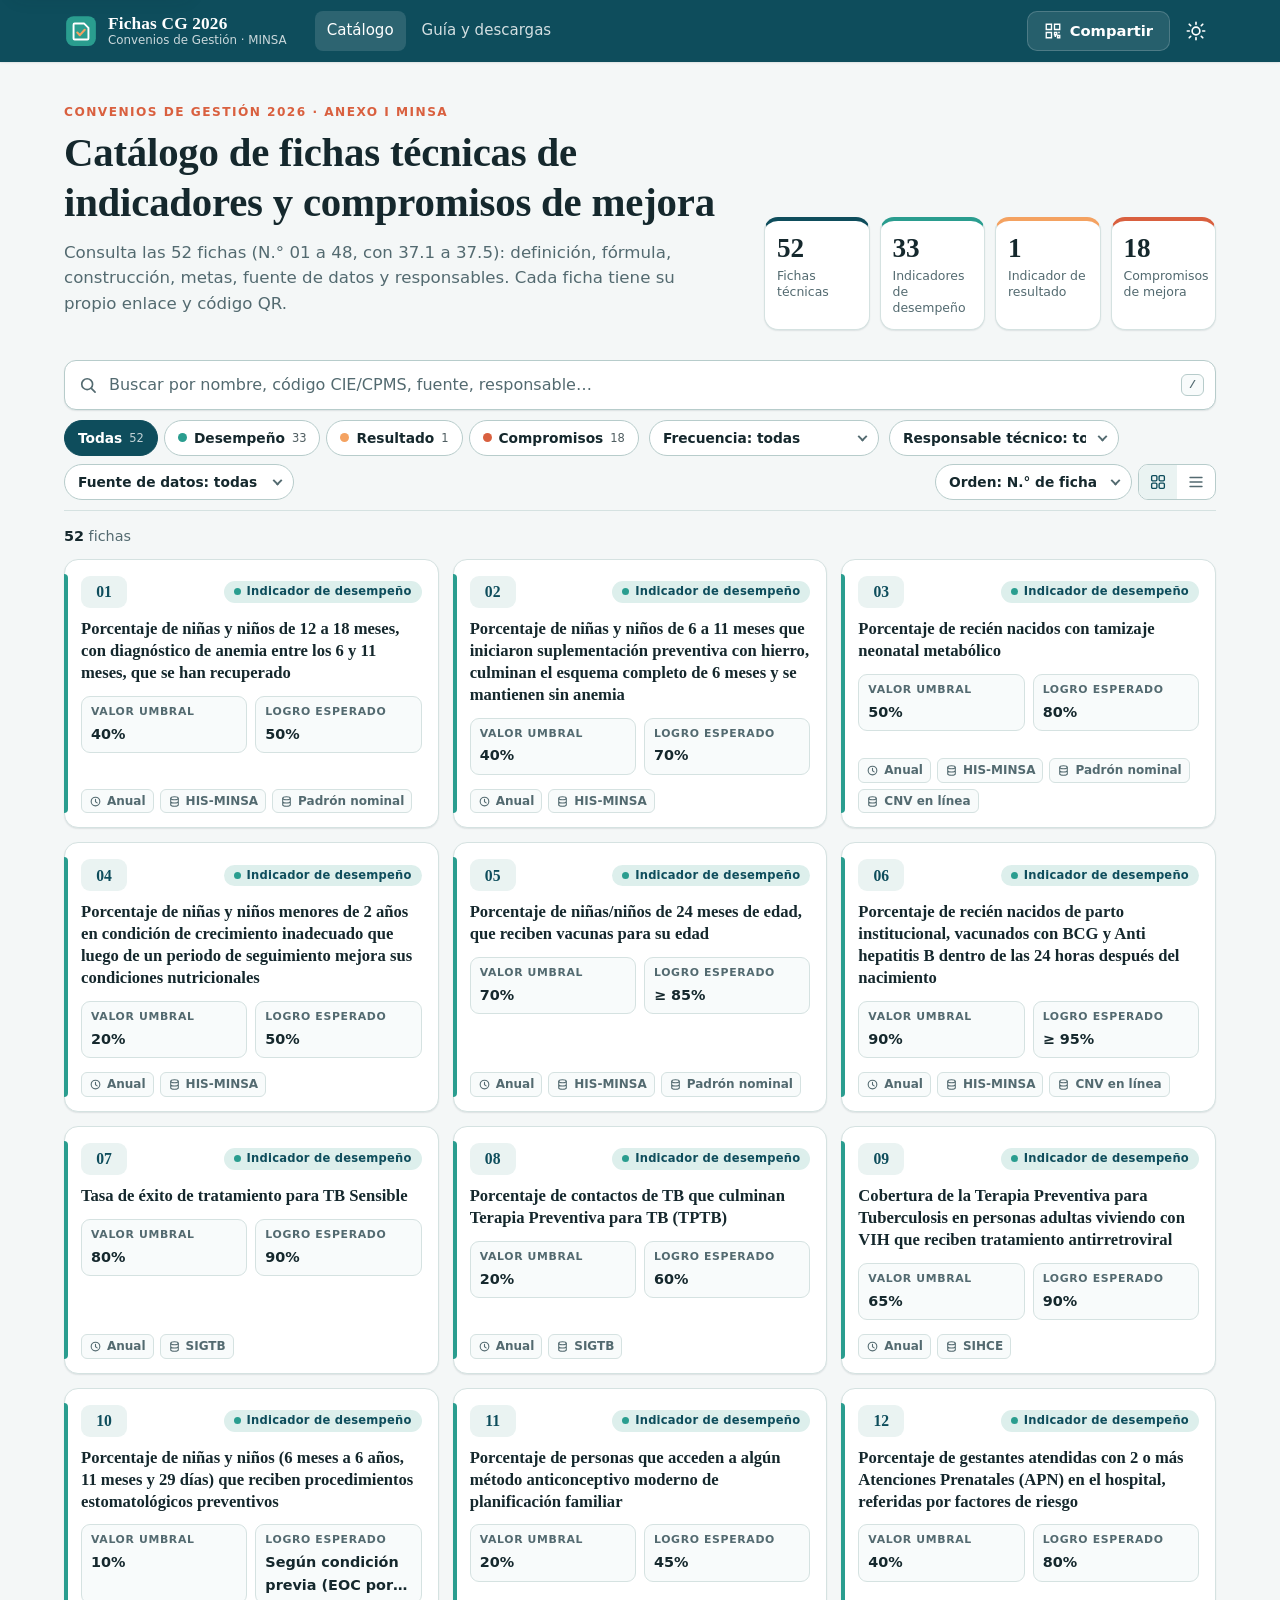
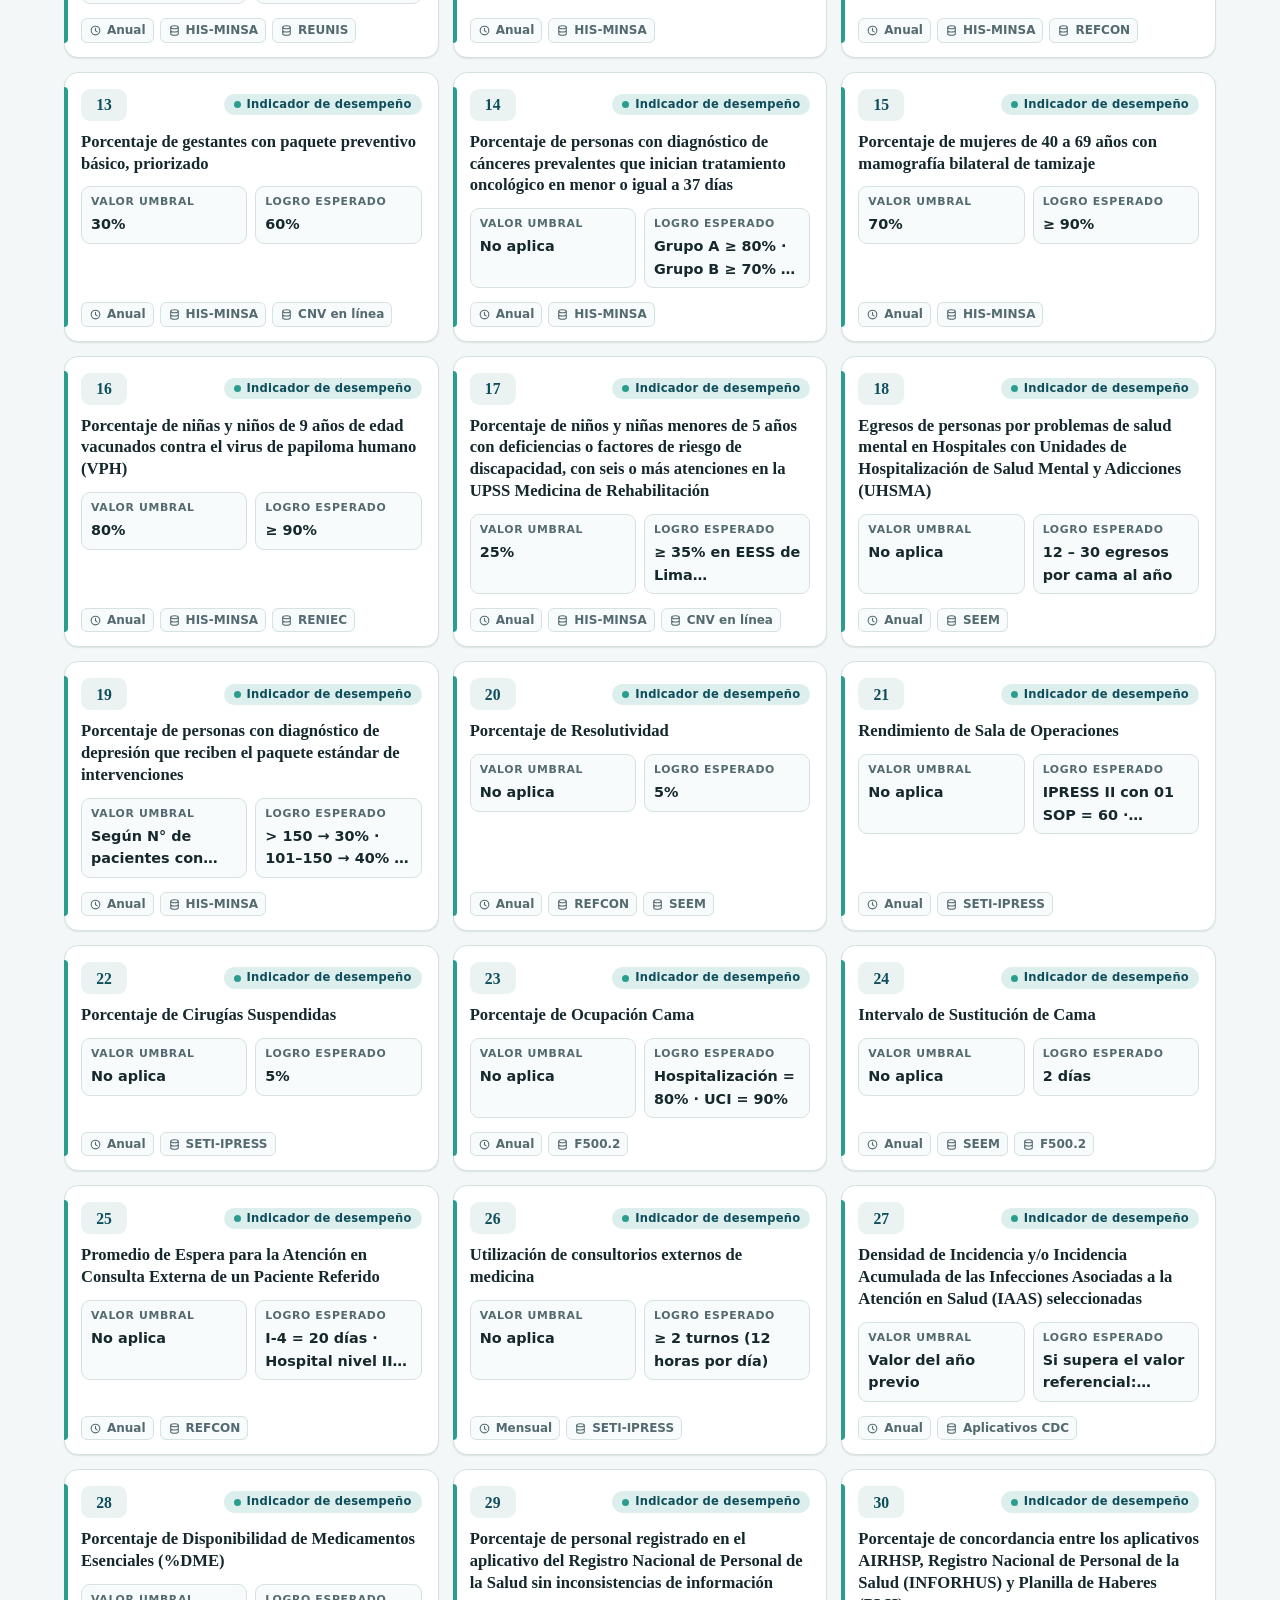
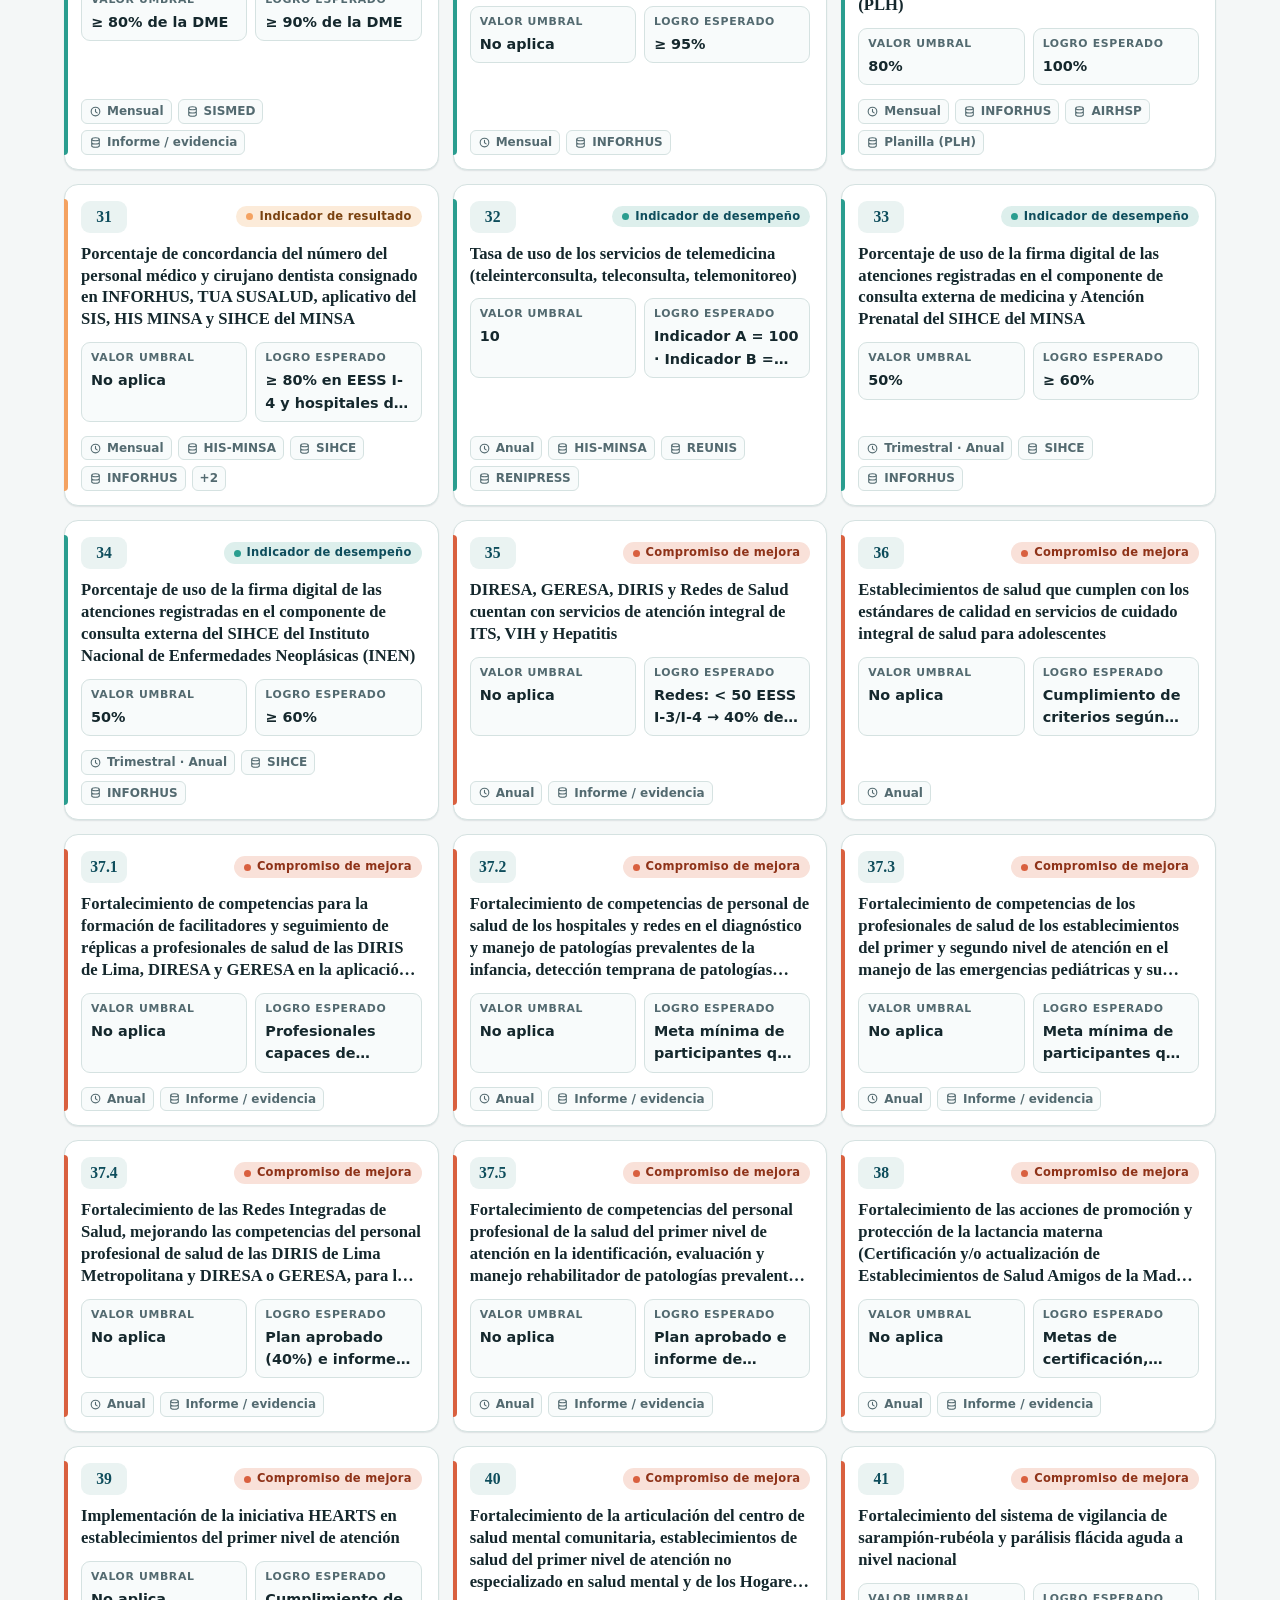
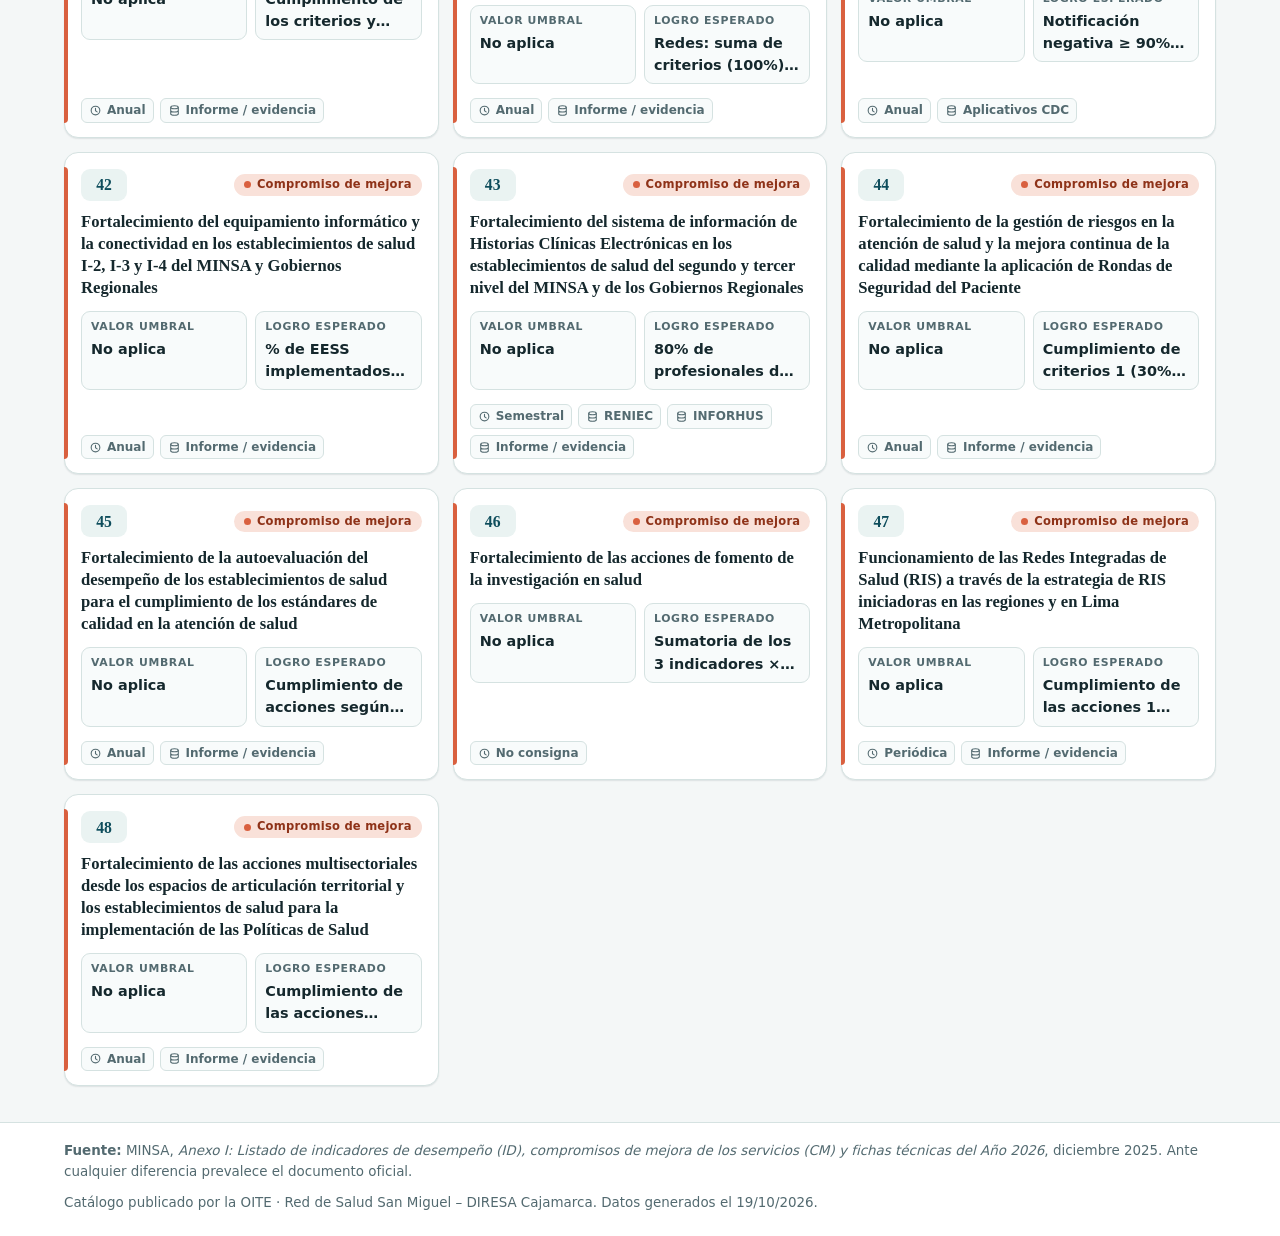
<file: index.html>
<!doctype html>
<html lang="es">
<head>
  <meta charset="utf-8">
  <meta name="viewport" content="width=device-width, initial-scale=1">
  <title>Fichas Técnicas CG 2026</title>
  <meta name="description" content="Catálogo interactivo de las 52 fichas técnicas de indicadores de desempeño y compromisos de mejora de los Convenios de Gestión 2026 (Anexo I, MINSA).">
  <meta name="theme-color" content="#0E4D5C">
  <meta name="color-scheme" content="light dark">

  <!-- Las URL absolutas se ajustan con: python3 tools/configurar_url.py --url https://USUARIO.github.io/REPO/ -->
  <link rel="canonical" href="https://jylmdev-cyber.github.io/fichas-cg-2026/" data-site-url>
  <meta property="og:type" content="website">
  <meta property="og:locale" content="es_PE">
  <meta property="og:title" content="Fichas Técnicas · Convenios de Gestión 2026">
  <meta property="og:description" content="52 fichas de indicadores de desempeño y compromisos de mejora (Anexo I, MINSA). Búsqueda, filtros, enlace y QR por ficha.">
  <meta property="og:url" content="https://jylmdev-cyber.github.io/fichas-cg-2026/" data-site-url>
  <meta property="og:image" content="https://jylmdev-cyber.github.io/fichas-cg-2026/assets/img/og-image.png" data-site-url="assets/img/og-image.png">
  <meta property="og:image:width" content="1200">
  <meta property="og:image:height" content="630">
  <meta name="twitter:card" content="summary_large_image">

  <link rel="icon" href="assets/img/favicon.svg" type="image/svg+xml">
  <link rel="icon" href="assets/img/icon-192.png" type="image/png" sizes="192x192">
  <link rel="apple-touch-icon" href="assets/img/icon-192.png">
  <link rel="manifest" href="manifest.webmanifest">
  <link rel="stylesheet" href="assets/css/styles.css">
  <script>
    (function () {
      try {
        var t = localStorage.getItem("fichas-tema");
        if (t === "light" || t === "dark") document.documentElement.setAttribute("data-theme", t);
      } catch (e) {}
    })();
  </script>
</head>
<body>
  <a class="skip" href="#app" data-skip>Saltar al contenido</a>

  <header class="topbar">
    <div class="wrap topbar-in">
      <a class="brand" href="#/" aria-label="Inicio del catálogo">
        <svg class="brand-mark" viewBox="0 0 32 32" aria-hidden="true"><rect x="2" y="2" width="28" height="28" rx="7" fill="currentColor"/><path d="M10 9h9l4 4v10a1 1 0 0 1-1 1H10a1 1 0 0 1-1-1V10a1 1 0 0 1 1-1Z" fill="none" stroke="var(--brand-ink)" stroke-width="1.8" stroke-linejoin="round"/><path d="m12.5 17.5 2.4 2.4 4.6-5" fill="none" stroke="var(--sand)" stroke-width="2" stroke-linecap="round" stroke-linejoin="round"/></svg>
        <span class="brand-txt"><strong>Fichas CG 2026</strong><small>Convenios de Gestión · MINSA</small></span>
      </a>
      <nav class="mainnav" aria-label="Principal">
        <a href="#/" data-nav="catalogo">Catálogo</a>
        <a href="#/guia" data-nav="guia">Guía y descargas</a>
      </nav>
      <div class="top-actions">
        <button type="button" class="btn btn-ghost-inv" data-action="share" aria-haspopup="dialog">
          <svg viewBox="0 0 24 24" aria-hidden="true"><path d="M3 3h7v7H3zM14 3h7v7h-7zM3 14h7v7H3z" fill="none" stroke="currentColor" stroke-width="1.8"/><path d="M14 14h3v3h-3zM18 18h3v3h-3zM14 19h2M19 14h2" stroke="currentColor" stroke-width="1.8" fill="none"/></svg>
          <span>Compartir</span>
        </button>
        <button type="button" class="icon-btn" data-action="theme" aria-label="Cambiar tema claro u oscuro">
          <svg class="i-sun" viewBox="0 0 24 24" aria-hidden="true"><circle cx="12" cy="12" r="4.2" fill="none" stroke="currentColor" stroke-width="1.8"/><path d="M12 2.5v2.2M12 19.3v2.2M4.6 4.6l1.6 1.6M17.8 17.8l1.6 1.6M2.5 12h2.2M19.3 12h2.2M4.6 19.4l1.6-1.6M17.8 6.2l1.6-1.6" stroke="currentColor" stroke-width="1.8" stroke-linecap="round"/></svg>
          <svg class="i-moon" viewBox="0 0 24 24" aria-hidden="true"><path d="M20 14.5A8.5 8.5 0 0 1 9.5 4a8.5 8.5 0 1 0 10.5 10.5Z" fill="none" stroke="currentColor" stroke-width="1.8" stroke-linejoin="round"/></svg>
        </button>
      </div>
    </div>
  </header>

  <main id="app" class="wrap" tabindex="-1">
    <noscript><p class="empty">Este catálogo necesita JavaScript. Puedes descargar los datos en <a href="data/fichas.csv">CSV</a> o el <a href="docs/anexo-i-fichas-tecnicas-cg-2026.pdf">documento original (PDF)</a>.</p></noscript>
  </main>

  <footer class="site-foot">
    <div class="wrap foot-in">
      <p><strong>Fuente:</strong> MINSA, <em>Anexo I: Listado de indicadores de desempeño (ID), compromisos de mejora de los servicios (CM) y fichas técnicas del Año 2026</em>, diciembre 2025. Ante cualquier diferencia prevalece el documento oficial.</p>
      <p>Catálogo publicado por la OITE · Red de Salud San Miguel – DIRESA Cajamarca. <span data-generado></span></p>
    </div>
  </footer>

  <dialog class="modal" id="share-dialog" aria-labelledby="share-title">
    <form method="dialog" class="modal-in">
      <header class="modal-head">
        <div>
          <h2 id="share-title">Compartir</h2>
          <p class="modal-sub" data-share-sub></p>
        </div>
        <button class="icon-btn" value="close" aria-label="Cerrar">
          <svg viewBox="0 0 24 24" aria-hidden="true"><path d="M6 6l12 12M18 6 6 18" stroke="currentColor" stroke-width="2" stroke-linecap="round"/></svg>
        </button>
      </header>
      <div class="qr-box" data-share-qr></div>
      <p class="warn" data-share-local hidden>Estás viendo una copia local. El QR funcionará para otras personas cuando el sitio esté publicado en GitHub Pages.</p>
      <label class="field-lbl" for="share-url">Enlace</label>
      <div class="copy-row">
        <input id="share-url" type="text" readonly data-share-url>
        <button type="button" class="btn btn-primary" data-action="copy">Copiar</button>
      </div>
      <div class="share-btns">
        <button type="button" class="btn btn-soft" data-action="qr-png">Descargar QR (PNG)</button>
        <a class="btn btn-soft" data-share-wa target="_blank" rel="noopener">WhatsApp</a>
        <button type="button" class="btn btn-soft" data-action="native-share" hidden>Más opciones…</button>
      </div>
    </form>
  </dialog>

  <div class="toast" role="status" aria-live="polite" data-toast></div>

  <script src="assets/js/vendor/qrcode.js"></script>
  <script src="data/fichas.js"></script>
  <script src="assets/js/app.js"></script>
</body>
</html>
</file>
<file: assets/css/styles.css>
/* Catálogo de Fichas Técnicas CG 2026 — estilos
   Paleta: petróleo #0E4D5C · verde azulado #2A9D8F · coral #D9603F · arena #F4A261 */

:root {
  --petrol: #0E4D5C;
  --teal: #2A9D8F;
  --coral: #D9603F;
  --sand: #F4A261;

  --bg: #F4F7F7;
  --surface: #FFFFFF;
  --surface-2: #EAF3F2;
  --surface-3: #F8FBFB;
  --ink: #15282D;
  --muted: #536a70;
  --line: #D5E2E1;
  --line-strong: #B7CCCB;
  --accent: #0E4D5C;
  --accent-2: #1F7F74;
  --topbar: #0E4D5C;
  --topbar-ink: #FFFFFF;
  --brand-ink: #FFFFFF;
  --focus: #F4A261;
  --mark: #FCE3CC;

  --id-bg: #DDEFEC; --id-ink: #0E4D5C; --id-dot: #2A9D8F;
  --ir-bg: #FCEBD9; --ir-ink: #7A4210; --ir-dot: #F4A261;
  --cm-bg: #F9E1D9; --cm-ink: #8E3218; --cm-dot: #D9603F;

  --shadow-sm: 0 1px 2px rgba(14, 40, 45, .06), 0 1px 1px rgba(14, 40, 45, .04);
  --shadow-md: 0 6px 18px rgba(14, 40, 45, .09), 0 2px 4px rgba(14, 40, 45, .05);
  --radius: 14px;
  --radius-sm: 9px;

  --font: "Segoe UI", system-ui, -apple-system, Roboto, "Helvetica Neue", Arial, sans-serif;
  --font-head: Cambria, "Iowan Old Style", Georgia, "Times New Roman", serif;
  --font-mono: ui-monospace, "Cascadia Mono", Consolas, "Liberation Mono", monospace;
}

@media (prefers-color-scheme: dark) {
  :root:not([data-theme="light"]) {
    --bg: #0A171B;
    --surface: #10242A;
    --surface-2: #153239;
    --surface-3: #0D1F24;
    --ink: #E3EDEE;
    --muted: #9DB4B8;
    --line: #21424A;
    --line-strong: #2F5962;
    --accent: #7FD3C7;
    --accent-2: #5CC3B6;
    --topbar: #082F38;
    --mark: #6B4420;
    --id-bg: #12403F; --id-ink: #A9E6DD; --id-dot: #2A9D8F;
    --ir-bg: #4A3115; --ir-ink: #F8CFA4; --ir-dot: #F4A261;
    --cm-bg: #4D2418; --cm-ink: #F5B9A5; --cm-dot: #E07355;
    --shadow-sm: 0 1px 2px rgba(0, 0, 0, .35);
    --shadow-md: 0 8px 22px rgba(0, 0, 0, .4);
  }
}
:root[data-theme="dark"] {
  --bg: #0A171B;
  --surface: #10242A;
  --surface-2: #153239;
  --surface-3: #0D1F24;
  --ink: #E3EDEE;
  --muted: #9DB4B8;
  --line: #21424A;
  --line-strong: #2F5962;
  --accent: #7FD3C7;
  --accent-2: #5CC3B6;
  --topbar: #082F38;
  --mark: #6B4420;
  --id-bg: #12403F; --id-ink: #A9E6DD; --id-dot: #2A9D8F;
  --ir-bg: #4A3115; --ir-ink: #F8CFA4; --ir-dot: #F4A261;
  --cm-bg: #4D2418; --cm-ink: #F5B9A5; --cm-dot: #E07355;
  --shadow-sm: 0 1px 2px rgba(0, 0, 0, .35);
  --shadow-md: 0 8px 22px rgba(0, 0, 0, .4);
}

*, *::before, *::after { box-sizing: border-box; }
html { -webkit-text-size-adjust: 100%; scroll-padding-top: 84px; }
body {
  margin: 0;
  background: var(--bg);
  color: var(--ink);
  font: 16px/1.55 var(--font);
  min-height: 100vh;
  display: flex;
  flex-direction: column;
  overflow-x: hidden;
}
main { flex: 1; outline: none; }
a { color: var(--accent); text-underline-offset: 2px; }
h1, h2, h3 { font-family: var(--font-head); line-height: 1.22; margin: 0; color: var(--ink); }
p { margin: 0 0 .75em; }
svg { flex-shrink: 0; }
mark { background: var(--mark); color: inherit; border-radius: 3px; padding: 0 1px; }
:focus-visible { outline: 3px solid var(--focus); outline-offset: 2px; border-radius: 6px; }
[hidden] { display: none !important; }

.wrap { width: 100%; max-width: 1200px; margin: 0 auto; padding: 0 16px; }
@media (min-width: 720px) { .wrap { padding: 0 24px; } }

.skip { position: absolute; left: 12px; top: -48px; z-index: 50; background: var(--surface); color: var(--ink); padding: 8px 14px; border-radius: 8px; box-shadow: var(--shadow-md); }
.skip:focus { top: 10px; }

/* ---------- barra superior ---------- */
.topbar { position: sticky; top: 0; z-index: 20; background: var(--topbar); color: var(--topbar-ink); box-shadow: 0 1px 0 rgba(255,255,255,.06), var(--shadow-sm); }
.topbar-in { display: flex; align-items: center; gap: 16px; min-height: 62px; }
.brand { display: flex; align-items: center; gap: 10px; color: inherit; text-decoration: none; min-width: 0; }
.brand-mark { width: 34px; height: 34px; color: var(--teal); }
.brand-txt { display: flex; flex-direction: column; line-height: 1.15; min-width: 0; }
.brand-txt strong { font-family: var(--font-head); font-size: 1.08rem; letter-spacing: .01em; }
.brand-txt small { font-size: .74rem; opacity: .78; white-space: nowrap; overflow: hidden; text-overflow: ellipsis; }
.mainnav { display: flex; gap: 4px; margin-left: 12px; }
.mainnav a { color: rgba(255,255,255,.82); text-decoration: none; padding: 8px 12px; border-radius: 8px; font-size: .94rem; font-weight: 500; }
.mainnav a:hover { background: rgba(255,255,255,.08); color: #fff; }
.mainnav a[aria-current="page"] { color: #fff; background: rgba(255,255,255,.13); }
.top-actions { margin-left: auto; display: flex; align-items: center; gap: 6px; }
.icon-btn { display: inline-grid; place-items: center; width: 40px; height: 40px; border-radius: 10px; border: 0; background: transparent; color: inherit; cursor: pointer; }
.icon-btn svg { width: 22px; height: 22px; }
.icon-btn:hover { background: rgba(127,127,127,.14); }
.topbar .icon-btn .i-moon { display: none; }
:root[data-theme="dark"] .topbar .icon-btn .i-sun { display: none; }
:root[data-theme="dark"] .topbar .icon-btn .i-moon { display: block; }
@media (prefers-color-scheme: dark) {
  :root:not([data-theme="light"]) .topbar .icon-btn .i-sun { display: none; }
  :root:not([data-theme="light"]) .topbar .icon-btn .i-moon { display: block; }
}
@media (max-width: 719px) {
  .mainnav { display: none; }
  .brand-txt small { display: none; }
  .btn-ghost-inv span { display: none; }
  .btn-ghost-inv { padding: 0 10px; }
}

/* ---------- botones ---------- */
.btn { display: inline-flex; align-items: center; justify-content: center; gap: 8px; min-height: 40px; padding: 0 16px; border-radius: 10px; border: 1px solid transparent; font: 600 .92rem/1 var(--font); cursor: pointer; text-decoration: none; white-space: nowrap; transition: background .15s, border-color .15s, color .15s; }
.btn svg { width: 18px; height: 18px; }
.btn-primary { background: var(--petrol); color: #fff; }
.btn-primary:hover { background: #0B3F4B; }
:root[data-theme="dark"] .btn-primary { background: var(--teal); color: #062026; }
@media (prefers-color-scheme: dark) { :root:not([data-theme="light"]) .btn-primary { background: var(--teal); color: #062026; } }
.btn-soft { background: var(--surface-2); color: var(--accent); border-color: var(--line); }
.btn-soft:hover { border-color: var(--line-strong); }
.btn-outline { background: var(--surface); color: var(--ink); border-color: var(--line-strong); }
.btn-outline:hover { background: var(--surface-2); }
.btn-ghost-inv { background: rgba(255,255,255,.1); color: #fff; border-color: rgba(255,255,255,.18); }
.btn-ghost-inv:hover { background: rgba(255,255,255,.18); }

/* ---------- portada del catálogo ---------- */
.hero { padding: 34px 0 18px; display: grid; gap: 22px; }
@media (min-width: 960px) { .hero { grid-template-columns: minmax(0, 1.5fr) minmax(0, 1fr); align-items: end; padding-top: 44px; } }
.kicker { font: 700 .76rem/1 var(--font); letter-spacing: .12em; text-transform: uppercase; color: var(--coral); margin-bottom: 10px; }
.hero h1 { font-size: clamp(1.7rem, 4.2vw, 2.55rem); letter-spacing: -.005em; }
.hero-lead { color: var(--muted); font-size: 1.04rem; max-width: 62ch; margin-top: 12px; }
.stats { display: grid; grid-template-columns: repeat(4, minmax(0, 1fr)); gap: 10px; }
.stat { background: var(--surface); border: 1px solid var(--line); border-radius: var(--radius); padding: 14px 12px 12px; box-shadow: var(--shadow-sm); border-top: 4px solid var(--c, var(--petrol)); }
.stat b { display: block; font: 700 1.7rem/1 var(--font-head); color: var(--ink); }
.stat span { display: block; font-size: .78rem; color: var(--muted); margin-top: 6px; line-height: 1.3; }
@media (max-width: 480px) { .stats { grid-template-columns: repeat(2, minmax(0, 1fr)); } }

/* ---------- búsqueda y filtros ---------- */
.toolbar { position: sticky; top: 62px; z-index: 10; background: var(--bg); padding: 12px 0 10px; margin-bottom: 6px; border-bottom: 1px solid var(--line); }
.search { position: relative; }
.search svg { position: absolute; left: 14px; top: 50%; transform: translateY(-50%); width: 20px; height: 20px; color: var(--muted); pointer-events: none; }
.search input { width: 100%; height: 50px; border-radius: 12px; border: 1px solid var(--line-strong); background: var(--surface); color: var(--ink); font: 1rem var(--font); padding: 0 92px 0 44px; box-shadow: var(--shadow-sm); }
.search input::placeholder { color: var(--muted); }
.search input:focus { outline: 3px solid color-mix(in srgb, var(--teal) 45%, transparent); outline-offset: 0; border-color: var(--teal); }
.search kbd { position: absolute; right: 12px; top: 50%; transform: translateY(-50%); font: 600 .74rem var(--font-mono); color: var(--muted); border: 1px solid var(--line-strong); border-radius: 6px; padding: 3px 7px; background: var(--surface-3); }
.search .clear-q { position: absolute; right: 8px; top: 50%; transform: translateY(-50%); }
@media (hover: none) { .search kbd { display: none; } }
.search input:focus ~ kbd, .search input:not(:placeholder-shown) ~ kbd { display: none; }

.filters { display: flex; flex-wrap: wrap; align-items: center; gap: 8px 10px; margin-top: 10px; }
.chips { display: flex; flex-wrap: wrap; gap: 6px; }
.chip { display: inline-flex; align-items: center; gap: 7px; height: 36px; padding: 0 13px; border-radius: 999px; border: 1px solid var(--line-strong); background: var(--surface); color: var(--ink); font: 600 .86rem var(--font); cursor: pointer; }
.chip:hover { border-color: var(--teal); }
.chip[aria-pressed="true"] { background: var(--petrol); border-color: var(--petrol); color: #fff; }
:root[data-theme="dark"] .chip[aria-pressed="true"] { background: var(--teal); border-color: var(--teal); color: #062026; }
@media (prefers-color-scheme: dark) { :root:not([data-theme="light"]) .chip[aria-pressed="true"] { background: var(--teal); border-color: var(--teal); color: #062026; } }
.chip .dot { width: 9px; height: 9px; border-radius: 50%; background: var(--d); }
.chip small { font-weight: 500; opacity: .75; }
.select { position: relative; }
.select select { appearance: none; height: 36px; border-radius: 999px; border: 1px solid var(--line-strong); background: var(--surface); color: var(--ink); font: 600 .86rem var(--font); padding: 0 32px 0 13px; cursor: pointer; max-width: 230px; }
.select::after { content: ""; position: absolute; right: 13px; top: 50%; width: 7px; height: 7px; border-right: 2px solid var(--muted); border-bottom: 2px solid var(--muted); transform: translateY(-70%) rotate(45deg); pointer-events: none; }
.select.is-set select { border-color: var(--teal); background: var(--surface-2); color: var(--accent); }
.filters-end { margin-left: auto; display: flex; gap: 6px; align-items: center; }
.seg { display: inline-flex; border: 1px solid var(--line-strong); border-radius: 10px; overflow: hidden; background: var(--surface); }
.seg button { display: inline-grid; place-items: center; width: 38px; height: 34px; border: 0; background: transparent; color: var(--muted); cursor: pointer; }
.seg button svg { width: 18px; height: 18px; }
.seg button[aria-pressed="true"] { background: var(--surface-2); color: var(--accent); }
.linkbtn { border: 0; background: none; color: var(--coral); font: 600 .86rem var(--font); cursor: pointer; padding: 6px 4px; text-decoration: underline; text-underline-offset: 3px; }
@media (max-width: 719px) {
  .toolbar { position: static; }
  .filters-end { margin-left: 0; width: 100%; justify-content: space-between; }
  .select select { max-width: 100%; }
}

.resultbar { display: flex; justify-content: space-between; align-items: center; gap: 12px; margin: 14px 0 12px; color: var(--muted); font-size: .9rem; }
.resultbar strong { color: var(--ink); }

/* ---------- tarjetas ---------- */
.grid { display: grid; grid-template-columns: repeat(auto-fill, minmax(290px, 1fr)); gap: 14px; margin-bottom: 36px; }
.card { position: relative; display: flex; flex-direction: column; gap: 10px; background: var(--surface); border: 1px solid var(--line); border-radius: var(--radius); padding: 16px 16px 14px; color: inherit; text-decoration: none; box-shadow: var(--shadow-sm); transition: transform .15s, box-shadow .15s, border-color .15s; }
.card::before { content: ""; position: absolute; left: -1px; top: 14px; bottom: 14px; width: 4px; border-radius: 0 4px 4px 0; background: var(--d, var(--teal)); }
.card:hover { transform: translateY(-2px); box-shadow: var(--shadow-md); border-color: var(--line-strong); }
.card-top { display: flex; align-items: center; justify-content: space-between; gap: 10px; }
.num { display: inline-grid; place-items: center; min-width: 46px; height: 32px; padding: 0 8px; border-radius: 9px; background: var(--surface-2); color: var(--accent); font: 700 .98rem/1 var(--font-head); }
.pill { display: inline-flex; align-items: center; gap: 6px; padding: 4px 10px; border-radius: 999px; font: 700 .72rem/1.2 var(--font); letter-spacing: .02em; background: var(--b); color: var(--k); white-space: nowrap; }
.pill::before { content: ""; width: 7px; height: 7px; border-radius: 50%; background: var(--d); }
.t-ID { --b: var(--id-bg); --k: var(--id-ink); --d: var(--id-dot); }
.t-IR { --b: var(--ir-bg); --k: var(--ir-ink); --d: var(--ir-dot); }
.t-CM { --b: var(--cm-bg); --k: var(--cm-ink); --d: var(--cm-dot); }
.card h3 { font-size: 1.04rem; font-weight: 700; line-height: 1.32; display: -webkit-box; -webkit-line-clamp: 4; -webkit-box-orient: vertical; overflow: hidden; }
.card-goals { display: grid; grid-template-columns: 1fr 1fr; gap: 8px; margin: 2px 0 0; }
.card-goals div { background: var(--surface-3); border: 1px solid var(--line); border-radius: var(--radius-sm); padding: 7px 9px; min-width: 0; }
.card-goals dt { font-size: .68rem; font-weight: 700; letter-spacing: .06em; text-transform: uppercase; color: var(--muted); }
.card-goals dd { margin: 2px 0 0; font-weight: 600; font-size: .9rem; display: -webkit-box; -webkit-line-clamp: 2; -webkit-box-orient: vertical; overflow: hidden; }
.card-foot { margin-top: auto; display: flex; flex-wrap: wrap; gap: 6px; padding-top: 4px; }
.tag { display: inline-flex; align-items: center; gap: 5px; font-size: .75rem; font-weight: 600; color: var(--muted); background: var(--surface-3); border: 1px solid var(--line); border-radius: 6px; padding: 2px 7px; }
.tag svg { width: 13px; height: 13px; }
.hit { font-size: .84rem; color: var(--muted); border-top: 1px dashed var(--line-strong); padding-top: 8px; }
.hit b { color: var(--ink); font-weight: 600; }

/* ---------- vista tabla ---------- */
.table-wrap { background: var(--surface); border: 1px solid var(--line); border-radius: var(--radius); overflow-x: auto; box-shadow: var(--shadow-sm); margin-bottom: 36px; }
table.list { width: 100%; border-collapse: collapse; font-size: .9rem; min-width: 760px; }
.list th { text-align: left; font-size: .72rem; letter-spacing: .07em; text-transform: uppercase; color: var(--muted); background: var(--surface-3); padding: 11px 12px; border-bottom: 1px solid var(--line); white-space: nowrap; }
.list td { padding: 11px 12px; border-bottom: 1px solid var(--line); vertical-align: top; }
.list tr:last-child td { border-bottom: 0; }
.list tbody tr { cursor: pointer; }
.list tbody tr:hover td { background: var(--surface-2); }
.list td a { color: var(--ink); text-decoration: none; font-weight: 600; }
.list td a:hover { color: var(--accent); text-decoration: underline; }
.list .c-n { width: 64px; }
.list .c-goal { width: 170px; }

.empty { text-align: center; padding: 48px 16px; color: var(--muted); background: var(--surface); border: 1px dashed var(--line-strong); border-radius: var(--radius); margin-bottom: 36px; }
.empty strong { display: block; color: var(--ink); font-size: 1.05rem; margin-bottom: 6px; }

/* ---------- ficha ---------- */
.crumbs { display: flex; align-items: center; gap: 8px; font-size: .88rem; color: var(--muted); padding: 20px 0 8px; flex-wrap: wrap; }
.crumbs a { color: var(--muted); }
.ficha-head { display: grid; grid-template-columns: auto minmax(0, 1fr); gap: 18px; align-items: start; padding: 10px 0 22px; border-bottom: 1px solid var(--line); }
.bignum { display: grid; place-items: center; width: 84px; height: 84px; border-radius: 18px; background: var(--petrol); color: #fff; font: 700 1.9rem/1 var(--font-head); box-shadow: var(--shadow-md); position: relative; overflow: hidden; }
.bignum::after { content: ""; position: absolute; inset: auto 0 0 0; height: 7px; background: var(--d); }
.bignum small { position: absolute; top: 9px; font: 700 .58rem/1 var(--font); letter-spacing: .14em; opacity: .75; }
.ficha-head h1 { font-size: clamp(1.32rem, 2.9vw, 1.95rem); margin-top: 8px; }
.actions { display: flex; flex-wrap: wrap; gap: 8px; margin-top: 16px; }
@media (max-width: 560px) {
  .ficha-head { grid-template-columns: 1fr; }
  .bignum { width: 64px; height: 64px; font-size: 1.45rem; border-radius: 14px; }
  .actions .btn { flex: 1 1 auto; }
}

.ficha-layout { display: grid; gap: 22px; padding: 22px 0 10px; }
@media (min-width: 980px) { .ficha-layout { grid-template-columns: minmax(0, 1fr) 300px; align-items: start; } }
.ficha-body { display: grid; gap: 16px; min-width: 0; }
.sec { background: var(--surface); border: 1px solid var(--line); border-radius: var(--radius); padding: 20px 20px 18px; box-shadow: var(--shadow-sm); scroll-margin-top: 80px; }
@media (max-width: 560px) { .sec { padding: 16px 14px 14px; } }
.sec-h { display: flex; align-items: center; gap: 10px; margin-bottom: 14px; }
.sec-h .ico { display: grid; place-items: center; width: 34px; height: 34px; border-radius: 10px; background: var(--surface-2); color: var(--accent); }
.sec-h .ico svg { width: 19px; height: 19px; }
.sec-h h2 { font-size: 1.2rem; }
.sec-h p { margin: 2px 0 0; font-size: .84rem; color: var(--muted); }
.fields { display: grid; gap: 14px; margin: 0; }
.fields > div { display: grid; gap: 4px; }
@media (min-width: 720px) { .fields.cols > div { grid-template-columns: 210px minmax(0, 1fr); gap: 16px; } }
.fields dt { font-size: .74rem; font-weight: 700; letter-spacing: .07em; text-transform: uppercase; color: var(--muted); padding-top: 2px; }
.fields dd { margin: 0; }
.lead-txt { font-size: 1.02rem; }

.frac-wrap { display: flex; align-items: center; gap: 14px; background: var(--surface-3); border: 1px solid var(--line); border-radius: var(--radius); padding: 18px; }
.frac { flex: 1; display: grid; gap: 10px; min-width: 0; }
.frac-part { display: grid; gap: 4px; }
.frac-lbl { font-size: .7rem; font-weight: 800; letter-spacing: .1em; text-transform: uppercase; color: var(--coral); }
.frac-bar { height: 2px; background: var(--ink); border-radius: 2px; opacity: .8; }
.op { font: 700 1.35rem/1 var(--font-head); color: var(--accent); white-space: nowrap; }
@media (max-width: 560px) {
  .frac-wrap { flex-direction: column; align-items: stretch; padding: 14px; }
  .op { text-align: center; }
}
.formula-txt { white-space: pre-line; background: var(--surface-3); border: 1px solid var(--line); border-radius: var(--radius); padding: 16px 18px; font-size: .97rem; }

table.crit { width: 100%; border-collapse: collapse; font-size: .94rem; }
.crit th { text-align: left; font-size: .72rem; letter-spacing: .07em; text-transform: uppercase; color: var(--muted); padding: 0 10px 8px; border-bottom: 2px solid var(--line-strong); }
.crit td { padding: 11px 10px; border-bottom: 1px solid var(--line); vertical-align: top; }
.crit tr:last-child td { border-bottom: 0; }
.crit .val { width: 86px; text-align: right; font: 700 1.05rem var(--font-head); color: var(--accent); white-space: nowrap; }
.crit-title { font-weight: 700; margin-bottom: 8px; color: var(--accent); }

.build { display: grid; gap: 12px; }
.build-b { border: 1px solid var(--line); border-radius: var(--radius-sm); overflow: hidden; }
.build-b > summary { list-style: none; cursor: pointer; display: flex; align-items: center; justify-content: space-between; gap: 10px; padding: 11px 14px; background: var(--surface-3); font-weight: 700; }
.build-b > summary::-webkit-details-marker { display: none; }
.build-b > summary::after { content: ""; width: 8px; height: 8px; border-right: 2px solid var(--muted); border-bottom: 2px solid var(--muted); transform: rotate(45deg); transition: transform .15s; margin-right: 4px; }
.build-b[open] > summary::after { transform: rotate(-135deg); }
.build-b > summary small { font-weight: 500; color: var(--muted); margin-left: auto; margin-right: 8px; font-size: .8rem; }
.build-b ol { margin: 0; padding: 12px 16px 12px 36px; display: grid; gap: 8px; }
.build-b li::marker { color: var(--teal); font-weight: 700; }

.goals { display: grid; grid-template-columns: repeat(2, minmax(0, 1fr)); gap: 12px; margin-bottom: 14px; }
.goal { border-radius: var(--radius); padding: 14px 16px; border: 1px solid var(--line); background: var(--surface-3); }
.goal.is-logro { background: var(--surface-2); border-color: color-mix(in srgb, var(--teal) 35%, var(--line)); }
.goal dt { font-size: .72rem; font-weight: 800; letter-spacing: .08em; text-transform: uppercase; color: var(--muted); }
.goal dd { margin: 6px 0 0; font: 700 1.12rem/1.35 var(--font-head); color: var(--ink); }
.goal.is-long dd { font: 600 .95rem/1.45 var(--font); }
@media (max-width: 560px) { .goals { grid-template-columns: 1fr; } }
.calc { border-left: 4px solid var(--sand); background: var(--surface-3); padding: 12px 14px; border-radius: 0 var(--radius-sm) var(--radius-sm) 0; }
.calc span { display: block; font-size: .72rem; font-weight: 800; letter-spacing: .08em; text-transform: uppercase; color: var(--muted); margin-bottom: 4px; }

.notes { margin: 0; padding-left: 22px; display: grid; gap: 8px; }
.notes li::marker { color: var(--coral); }
.muted { color: var(--muted); }

.aside { display: grid; gap: 14px; }
@media (min-width: 980px) { .aside { position: sticky; top: 80px; } }
.box { background: var(--surface); border: 1px solid var(--line); border-radius: var(--radius); padding: 16px; box-shadow: var(--shadow-sm); }
.box h3 { font: 800 .74rem var(--font); letter-spacing: .09em; text-transform: uppercase; color: var(--muted); margin-bottom: 10px; }
.toc { display: grid; gap: 2px; }
.toc button { text-align: left; border: 0; background: none; color: var(--ink); font: 500 .92rem var(--font); padding: 7px 10px; border-radius: 8px; cursor: pointer; }
.toc button:hover { background: var(--surface-2); color: var(--accent); }
.qr-mini { display: grid; grid-template-columns: 96px minmax(0, 1fr); gap: 12px; align-items: center; }
.qr-mini .qr { background: #fff; border-radius: 10px; padding: 5px; border: 1px solid var(--line); }
.qr-mini .qr svg { display: block; width: 100%; height: auto; }
.qr-mini p { font-size: .85rem; color: var(--muted); margin: 0 0 8px; }
.facts { display: grid; gap: 10px; margin: 0; }
.facts dt { font-size: .7rem; font-weight: 800; letter-spacing: .08em; text-transform: uppercase; color: var(--muted); }
.facts dd { margin: 2px 0 0; font-size: .92rem; font-weight: 600; }
@media (max-width: 979px) {
  .aside { order: -1; }
  .aside .toc-box { display: none; }
}
@media (max-width: 719px) { .aside .qr-box-side { display: none; } }

.pager { display: grid; grid-template-columns: 1fr 1fr; gap: 12px; padding: 12px 0 40px; }
.pager a { display: grid; gap: 4px; padding: 14px 16px; background: var(--surface); border: 1px solid var(--line); border-radius: var(--radius); color: inherit; text-decoration: none; min-width: 0; }
.pager a:hover { border-color: var(--teal); }
.pager small { font-size: .74rem; font-weight: 800; letter-spacing: .08em; text-transform: uppercase; color: var(--muted); }
.pager span { font-weight: 600; font-size: .92rem; display: -webkit-box; -webkit-line-clamp: 2; -webkit-box-orient: vertical; overflow: hidden; }
.pager .next { text-align: right; grid-column: 2; }

/* ---------- guía ---------- */
.page-head { padding: 34px 0 18px; }
.page-head h1 { font-size: clamp(1.6rem, 3.8vw, 2.3rem); }
.page-head p { color: var(--muted); max-width: 68ch; margin-top: 10px; }
.guide { display: grid; gap: 16px; padding-bottom: 40px; }
@media (min-width: 900px) { .guide { grid-template-columns: repeat(2, minmax(0, 1fr)); } .guide .span-2 { grid-column: 1 / -1; } }
.steps { display: grid; gap: 10px; counter-reset: s; margin: 0; padding: 0; list-style: none; }
.steps li { display: grid; grid-template-columns: 34px minmax(0, 1fr); gap: 12px; align-items: start; }
.steps li::before { counter-increment: s; content: counter(s); display: grid; place-items: center; width: 34px; height: 34px; border-radius: 50%; background: var(--petrol); color: #fff; font: 700 .95rem var(--font-head); }
.steps b { display: block; }
.downloads { display: grid; gap: 10px; }
.dl { display: grid; grid-template-columns: 44px minmax(0, 1fr) auto; gap: 12px; align-items: center; padding: 12px 14px; border: 1px solid var(--line); border-radius: var(--radius-sm); background: var(--surface-3); color: inherit; text-decoration: none; }
.dl:hover { border-color: var(--teal); }
.dl .fmt { display: grid; place-items: center; height: 44px; border-radius: 10px; background: var(--d); color: #fff; font: 800 .74rem var(--font); letter-spacing: .04em; }
.dl b { display: block; }
.dl small { color: var(--muted); }
.formula-std { font: 600 1rem var(--font-head); background: var(--surface-3); border: 1px solid var(--line); border-radius: var(--radius-sm); padding: 12px 14px; }
.legend { display: grid; gap: 8px; }
.legend div { display: flex; gap: 10px; align-items: center; }

/* ---------- diálogo ---------- */
.modal { border: 0; padding: 0; border-radius: 18px; width: min(440px, calc(100vw - 24px)); background: var(--surface); color: var(--ink); box-shadow: 0 24px 60px rgba(0,0,0,.35); }
.modal::backdrop { background: rgba(6, 22, 26, .55); backdrop-filter: blur(2px); }
.modal-in { padding: 18px 20px 20px; }
.modal-head { display: flex; justify-content: space-between; gap: 12px; align-items: flex-start; margin-bottom: 12px; }
.modal-head h2 { font-size: 1.3rem; }
.modal-sub { margin: 4px 0 0; font-size: .88rem; color: var(--muted); }
.modal .icon-btn { color: var(--muted); margin: -6px -8px 0 0; }
.qr-box { background: #fff; border-radius: 14px; padding: 14px; border: 1px solid var(--line); width: min(260px, 100%); margin: 0 auto 14px; }
.qr-box svg { display: block; width: 100%; height: auto; }
.warn { font-size: .84rem; background: var(--ir-bg); color: var(--ir-ink); padding: 8px 12px; border-radius: 10px; }
.field-lbl { display: block; font-size: .74rem; font-weight: 800; letter-spacing: .08em; text-transform: uppercase; color: var(--muted); margin-bottom: 6px; }
.copy-row { display: flex; gap: 8px; }
.copy-row input { flex: 1; min-width: 0; height: 40px; border-radius: 10px; border: 1px solid var(--line-strong); background: var(--surface-3); color: var(--ink); padding: 0 12px; font: .86rem var(--font-mono); }
.share-btns { display: flex; flex-wrap: wrap; gap: 8px; margin-top: 12px; }
.share-btns .btn { flex: 1 1 auto; }

.toast { position: fixed; left: 50%; bottom: 24px; transform: translate(-50%, 20px); background: var(--ink); color: var(--surface); padding: 10px 16px; border-radius: 10px; font-size: .9rem; font-weight: 600; opacity: 0; pointer-events: none; transition: opacity .2s, transform .2s; z-index: 60; max-width: calc(100vw - 32px); }
.toast.show { opacity: 1; transform: translate(-50%, 0); }

/* ---------- pie ---------- */
.site-foot { border-top: 1px solid var(--line); background: var(--surface); color: var(--muted); font-size: .84rem; }
.foot-in { padding-top: 18px; padding-bottom: 22px; }
.foot-in p:last-child { margin: 0; }

.print-only { display: none; }

@media (prefers-reduced-motion: reduce) { *, *::before, *::after { transition: none !important; scroll-behavior: auto !important; } }

/* ---------- impresión ---------- */
@media print {
  :root, :root[data-theme="dark"] {
    --bg: #fff; --surface: #fff; --surface-2: #EEF5F4; --surface-3: #F7FAFA; --ink: #111; --muted: #444; --line: #ccc; --line-strong: #999; --accent: #0E4D5C;
    --id-bg: #DDEFEC; --id-ink: #0E4D5C; --ir-bg: #FCEBD9; --ir-ink: #7A4210; --cm-bg: #F9E1D9; --cm-ink: #8E3218;
  }
  @page { size: A4; margin: 14mm 12mm; }
  body { font-size: 10.5pt; background: #fff; -webkit-print-color-adjust: exact; print-color-adjust: exact; }
  .topbar, .toolbar, .actions, .pager, .crumbs, .site-foot, .toc-box, .no-print, .skip, .modal, .toast { display: none !important; }
  .print-only { display: block; }
  .wrap { max-width: none; padding: 0; }
  .sec, .box, .card { box-shadow: none; }
  .box, .card, .goal, .build-b li, .crit tr, .frac-wrap, .fields > div { break-inside: avoid; }
  .sec-h { break-after: avoid; }
  .sec { padding: 10px 12px; border-color: #bbb; }
  .ficha-layout { display: flex; flex-direction: column; gap: 10px; padding-top: 10px; }
  .aside { order: -1; position: static; grid-template-columns: minmax(0, 1fr) 260px; gap: 10px; }
  .aside .qr-box-side { display: block !important; }
  .build-b > summary::after { display: none; }
  .build-b ol { display: grid !important; }
  .ficha-head { padding-bottom: 10px; }
  .bignum { box-shadow: none; }
  .print-meta { display: flex; justify-content: space-between; gap: 12px; font-size: 8.5pt; color: #444; border-bottom: 1px solid #ccc; padding-bottom: 6px; margin-bottom: 8px; }
  .grid { grid-template-columns: 1fr 1fr; gap: 8px; }
  .card:hover { transform: none; }
  a { color: inherit; text-decoration: none; }
}
</file>
